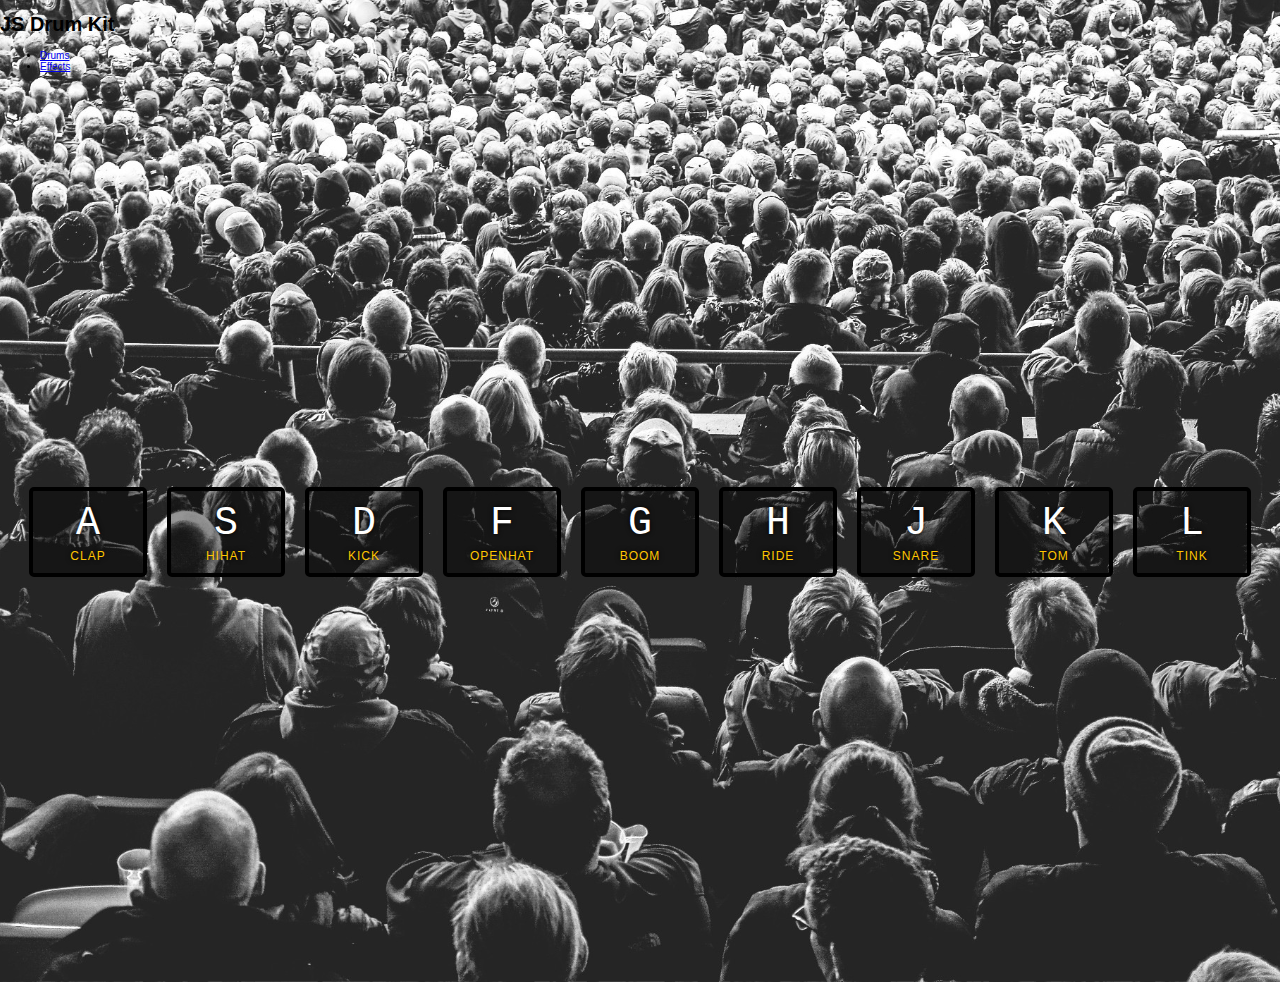
<file: index.html>
<!DOCTYPE html>
<html lang="en">
  <head>
    <meta charset="UTF-8" />
    <meta name="viewport" content="width=device-width, initial-scale=1.0" />
    <meta http-equiv="X-UA-Compatible" content="ie=edge" />
    <meta
      name="description"
      content="A simple JavaScript drum kit that plays sounds when keys are pressed."
    />
    <meta
      name="keywords"
      content="JavaScript, drum kit, sound, audio, web development"
    />
    <meta name="author" content="Gianni Pasquinelli" />
    <title>JS Drum Kit</title>
    <link rel="stylesheet" href="style.css" />
    <link rel="icon"  href="https://fav.farm/🔥" />
    <script defer async src="index.js"></script>
  </head>

  <body class="jsDrumKit">
    <header>
      <h1>JS Drum Kit</h1>

      <nav>
        <ul>
          <li><a href="./drums.html">Drums</a></li>
          <li><a href="./effects.html">Effects</a></li>
        </ul>
      </nav>
    </header>

    <div class="keys">
      <div data-key="KeyA" class="key">
        <kbd>A</kbd>
        <span class="sound">clap</span>
      </div>
      <div data-key="KeyS" class="key">
        <kbd>S</kbd>
        <span class="sound">hihat</span>
      </div>
      <div data-key="KeyD" class="key">
        <kbd>D</kbd>
        <span class="sound">kick</span>
      </div>
      <div data-key="KeyF" class="key">
        <kbd>F</kbd>
        <span class="sound">openhat</span>
      </div>
      <div data-key="KeyG" class="key">
        <kbd>G</kbd>
        <span class="sound">boom</span>
      </div>
      <div data-key="KeyH" class="key">
        <kbd>H</kbd>
        <span class="sound">ride</span>
      </div>
      <div data-key="KeyJ" class="key">
        <kbd>J</kbd>
        <span class="sound">snare</span>
      </div>
      <div data-key="KeyK" class="key">
        <kbd>K</kbd>
        <span class="sound">tom</span>
      </div>
      <div data-key="KeyL" class="key">
        <kbd>L</kbd>
        <span class="sound">tink</span>
      </div>
    </div>

    <audio data-key="KeyA" src="sounds/clap.wav"></audio>
    <audio data-key="KeyS" src="sounds/hihat.wav"></audio>
    <audio data-key="KeyD" src="sounds/kick.wav"></audio>
    <audio data-key="KeyF" src="sounds/openhat.wav"></audio>
    <audio data-key="KeyG" src="sounds/boom.wav"></audio>
    <audio data-key="KeyH" src="sounds/ride.wav"></audio>
    <audio data-key="KeyJ" src="sounds/snare.wav"></audio>
    <audio data-key="KeyK" src="sounds/tom.wav"></audio>
    <audio data-key="KeyL" src="sounds/tink.wav"></audio>
  </body>
</html>
</file>
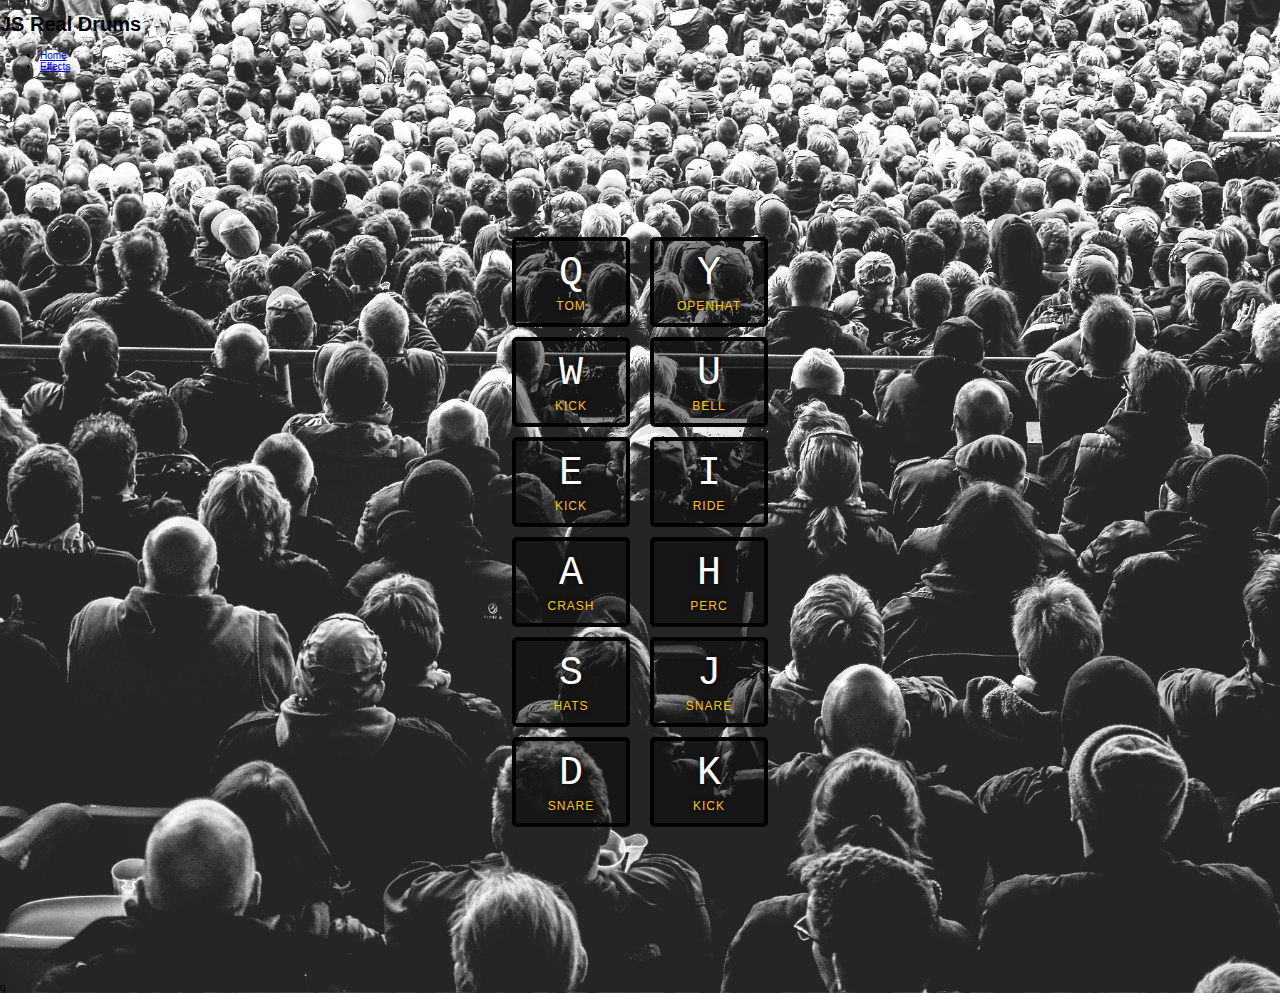
<file: drums.html>
<!DOCTYPE html>
<html lang="en">

<head>
  <meta charset="UTF-8">
  <meta name="viewport" content="width=device-width, initial-scale=1.0">
  <meta http-equiv="X-UA-Compatible" content="ie=edge">
  <meta name="description" content="A simple JavaScript drum kit that plays sounds when keys are pressed.">
  <meta name="keywords" content="JavaScript, drum kit, sound, audio, web development">
  <meta name="author" content="Gianni Pasquinelli">
  <title>JS Real Drum Kit</title>
  <link rel="stylesheet" href="style.css">
  <link rel="icon" href="https://fav.farm/%F0%9F%A4%98%F0%9F%8F%BC" />
  <script async defer src="./index.js"></script>
</head>

<body class="realDrum">
  <header>
    <h1>JS Real Drums</h1>

    <nav>
      <ul>
        <li><a href="./index.html">Home</a></li>
        <li><a href="./effects.html">Effects</a></li>
      </ul>
    </nav>
  </header>

  <div class="keys keys__drums">
    <div class="drums__row">
      <div data-key="KeyQ" class="key">
        <kbd>Q</kbd>
        <span class="sound">tom</span>
      </div>
      <div data-key="KeyW" class="key">
        <kbd>W</kbd>
        <span class="sound">Kick</span>
      </div>
      <div data-key="KeyE" class="key">
        <kbd>E</kbd>
        <span class="sound">Kick</span>
      </div>
      <div data-key="KeyA" class="key">
        <kbd>A</kbd>
        <span class="sound">Crash</span>
      </div>
      <div data-key="KeyS" class="key">
        <kbd>S</kbd>
        <span class="sound">Hats</span>
      </div>
      <div data-key="KeyD" class="key">
        <kbd>D</kbd>
        <span class="sound">Snare</span>
      </div>
    </div>
    <div class="drums__row">
      <div data-key="KeyY" class="key">
        <kbd>Y</kbd>
        <span class="sound">Openhat</span>
      </div>
      <div data-key="KeyU" class="key">
        <kbd>U</kbd>
        <span class="sound">Bell</span>
      </div>
      <div data-key="KeyI" class="key">
        <kbd>I</kbd>
        <span class="sound">Ride</span>
      </div>
      <div data-key="KeyH" class="key">
        <kbd>H</kbd>
        <span class="sound">Perc</span>
      </div>
      <div data-key="KeyJ" class="key">
        <kbd>J</kbd>
        <span class="sound">Snare</span>
      </div>
      <div data-key="KeyK" class="key">
        <kbd>K</kbd>
        <span class="sound">kick</span>
      </div>
    </div>
  </div>

  <audio data-key="KeyA" src="./drums/crash-acoustic.wav" preload="auto"></audio>
  <audio data-key="KeyS" src="./drums/Hats - Metal.wav" preload="auto"></audio>
  <audio data-key="KeyD" src="./drums/Snare - GNR.wav" preload="auto"></audio>
  <audio data-key="KeyQ" src="./drums/tom-acoustic01.wav" preload="auto"></audio>
  <audio data-key="KeyW" src="./drums/kick-heavy.wav" preload="auto"></audio>
  <audio data-key="KeyE" src="./drums/kick-tight.wav" preload="auto"></audio>q
  <audio data-key="KeyY" src="./drums/openhat-acoustic01.wav" preload="auto"></audio>
  <audio data-key="KeyU" src="./drums/ride-acoustic01.wav" preload="auto"></audio>
  <audio data-key="KeyI" src="./drums/ride-acoustic02.wav" preload="auto"></audio>
  <audio data-key="KeyH" src="./drums/Perc - Transit.wav" preload="auto"></audio>
  <audio data-key="KeyJ" src="./drums/snare-acoustic02.wav" preload="auto"></audio>
  <audio data-key="KeyK" src="./drums/kick-tight.wav" preload="auto"></audio>



</body>

</html>
</file>
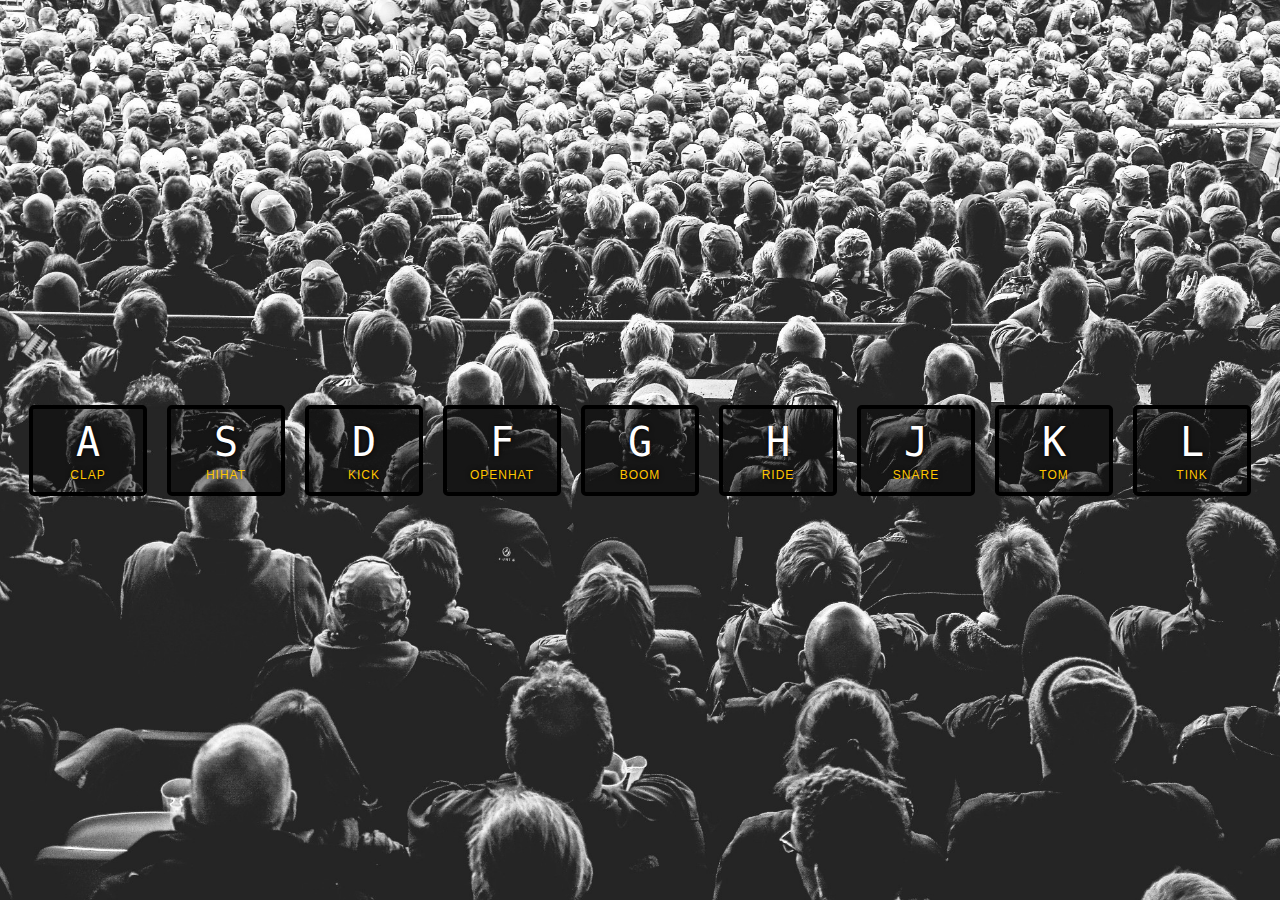
<file: effects.html>
<!DOCTYPE html>
<html lang="en">
<head>
  <meta charset="UTF-8">
  <title>JS Drum Kit</title>
  <link rel="stylesheet" href="style.css">
  <link rel="icon" href="https://fav.farm/%F0%9F%A5%A2" />
</head>
<body>


  <div class="keys">
    <div data-key="65" class="key">
      <kbd>A</kbd>
      <span class="sound">clap</span>
    </div>
    <div data-key="83" class="key">
      <kbd>S</kbd>
      <span class="sound">hihat</span>
    </div>
    <div data-key="68" class="key">
      <kbd>D</kbd>
      <span class="sound">kick</span>
    </div>
    <div data-key="70" class="key">
      <kbd>F</kbd>
      <span class="sound">openhat</span>
    </div>
    <div data-key="71" class="key">
      <kbd>G</kbd>
      <span class="sound">boom</span>
    </div>
    <div data-key="72" class="key">
      <kbd>H</kbd>
      <span class="sound">ride</span>
    </div>
    <div data-key="74" class="key">
      <kbd>J</kbd>
      <span class="sound">snare</span>
    </div>
    <div data-key="75" class="key">
      <kbd>K</kbd>
      <span class="sound">tom</span>
    </div>
    <div data-key="76" class="key">
      <kbd>L</kbd>
      <span class="sound">tink</span>
    </div>
  </div>

  <audio data-key="65" src="sounds/clap.wav"></audio>
  <audio data-key="83" src="sounds/hihat.wav"></audio>
  <audio data-key="68" src="sounds/kick.wav"></audio>
  <audio data-key="70" src="sounds/openhat.wav"></audio>
  <audio data-key="71" src="sounds/boom.wav"></audio>
  <audio data-key="72" src="sounds/ride.wav"></audio>
  <audio data-key="74" src="sounds/snare.wav"></audio>
  <audio data-key="75" src="sounds/tom.wav"></audio>
  <audio data-key="76" src="sounds/tink.wav"></audio>

<script>

</script>


</body>
</html>
</file>
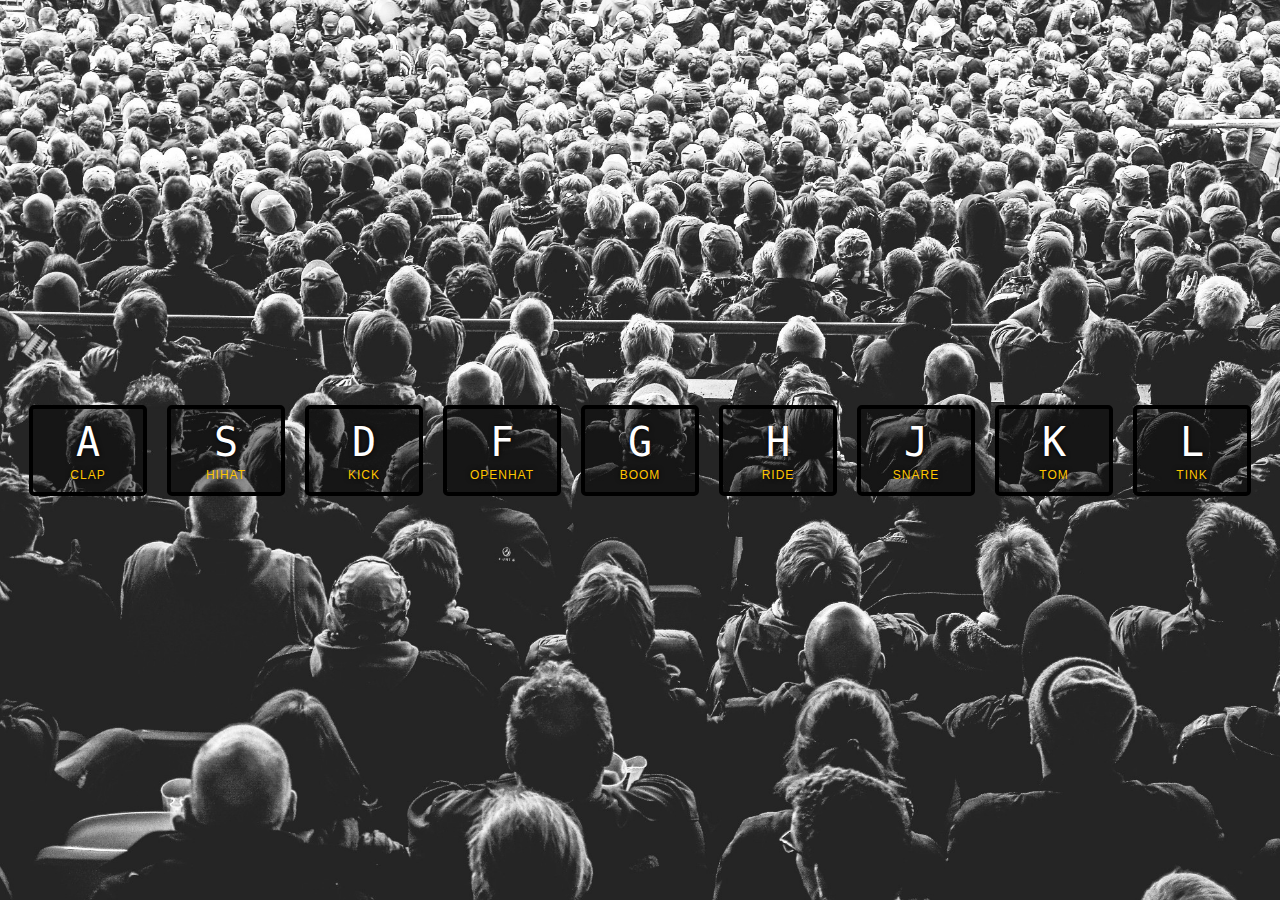
<file: hands.html>
<!DOCTYPE html>
<html lang="en">
<head>
  <meta charset="UTF-8">
  <title>JS Drum Kit</title>
  <link rel="stylesheet" href="style.css">
  <link rel="icon" href="https://fav.farm/🔥" />
</head>
<body>


  <div class="keys">
    <div data-key="65" class="key">
      <kbd>A</kbd>
      <span class="sound">clap</span>
    </div>
    <div data-key="83" class="key">
      <kbd>S</kbd>
      <span class="sound">hihat</span>
    </div>
    <div data-key="68" class="key">
      <kbd>D</kbd>
      <span class="sound">kick</span>
    </div>
    <div data-key="70" class="key">
      <kbd>F</kbd>
      <span class="sound">openhat</span>
    </div>
    <div data-key="71" class="key">
      <kbd>G</kbd>
      <span class="sound">boom</span>
    </div>
    <div data-key="72" class="key">
      <kbd>H</kbd>
      <span class="sound">ride</span>
    </div>
    <div data-key="74" class="key">
      <kbd>J</kbd>
      <span class="sound">snare</span>
    </div>
    <div data-key="75" class="key">
      <kbd>K</kbd>
      <span class="sound">tom</span>
    </div>
    <div data-key="76" class="key">
      <kbd>L</kbd>
      <span class="sound">tink</span>
    </div>
  </div>

  <audio data-key="65" src="sounds/clap.wav"></audio>
  <audio data-key="83" src="sounds/hihat.wav"></audio>
  <audio data-key="68" src="sounds/kick.wav"></audio>
  <audio data-key="70" src="sounds/openhat.wav"></audio>
  <audio data-key="71" src="sounds/boom.wav"></audio>
  <audio data-key="72" src="sounds/ride.wav"></audio>
  <audio data-key="74" src="sounds/snare.wav"></audio>
  <audio data-key="75" src="sounds/tom.wav"></audio>
  <audio data-key="76" src="sounds/tink.wav"></audio>

<script>

</script>


</body>
</html>
</file>
<file: style.css>
html {
  font-size: 10px;
  background: url('./background.jpg') bottom center;
  background-size: cover;
}

body,html {
  margin: 0;
  padding: 0;
  font-family: sans-serif;
}

.keys {
  display: flex;
  flex: 1;
  min-height: 100vh;
  align-items: center;
  justify-content: center;
}

.key {
  border: .4rem solid black;
  border-radius: .5rem;
  margin: 1rem;
  font-size: 1.5rem;
  padding: 1rem .5rem;
  transition: all .07s ease;
  width: 10rem;
  text-align: center;
  color: white;
  background: rgba(0,0,0,0.4);
  text-shadow: 0 0 .5rem black;
}

.playing {
  transform: scale(1.1);
  border-color: #ffc600;
  box-shadow: 0 0 1rem #ffc600;
}

kbd {
  display: block;
  font-size: 4rem;
}

.sound {
  font-size: 1.2rem;
  text-transform: uppercase;
  letter-spacing: .1rem;
  color: #ffc600;
}
</file>
